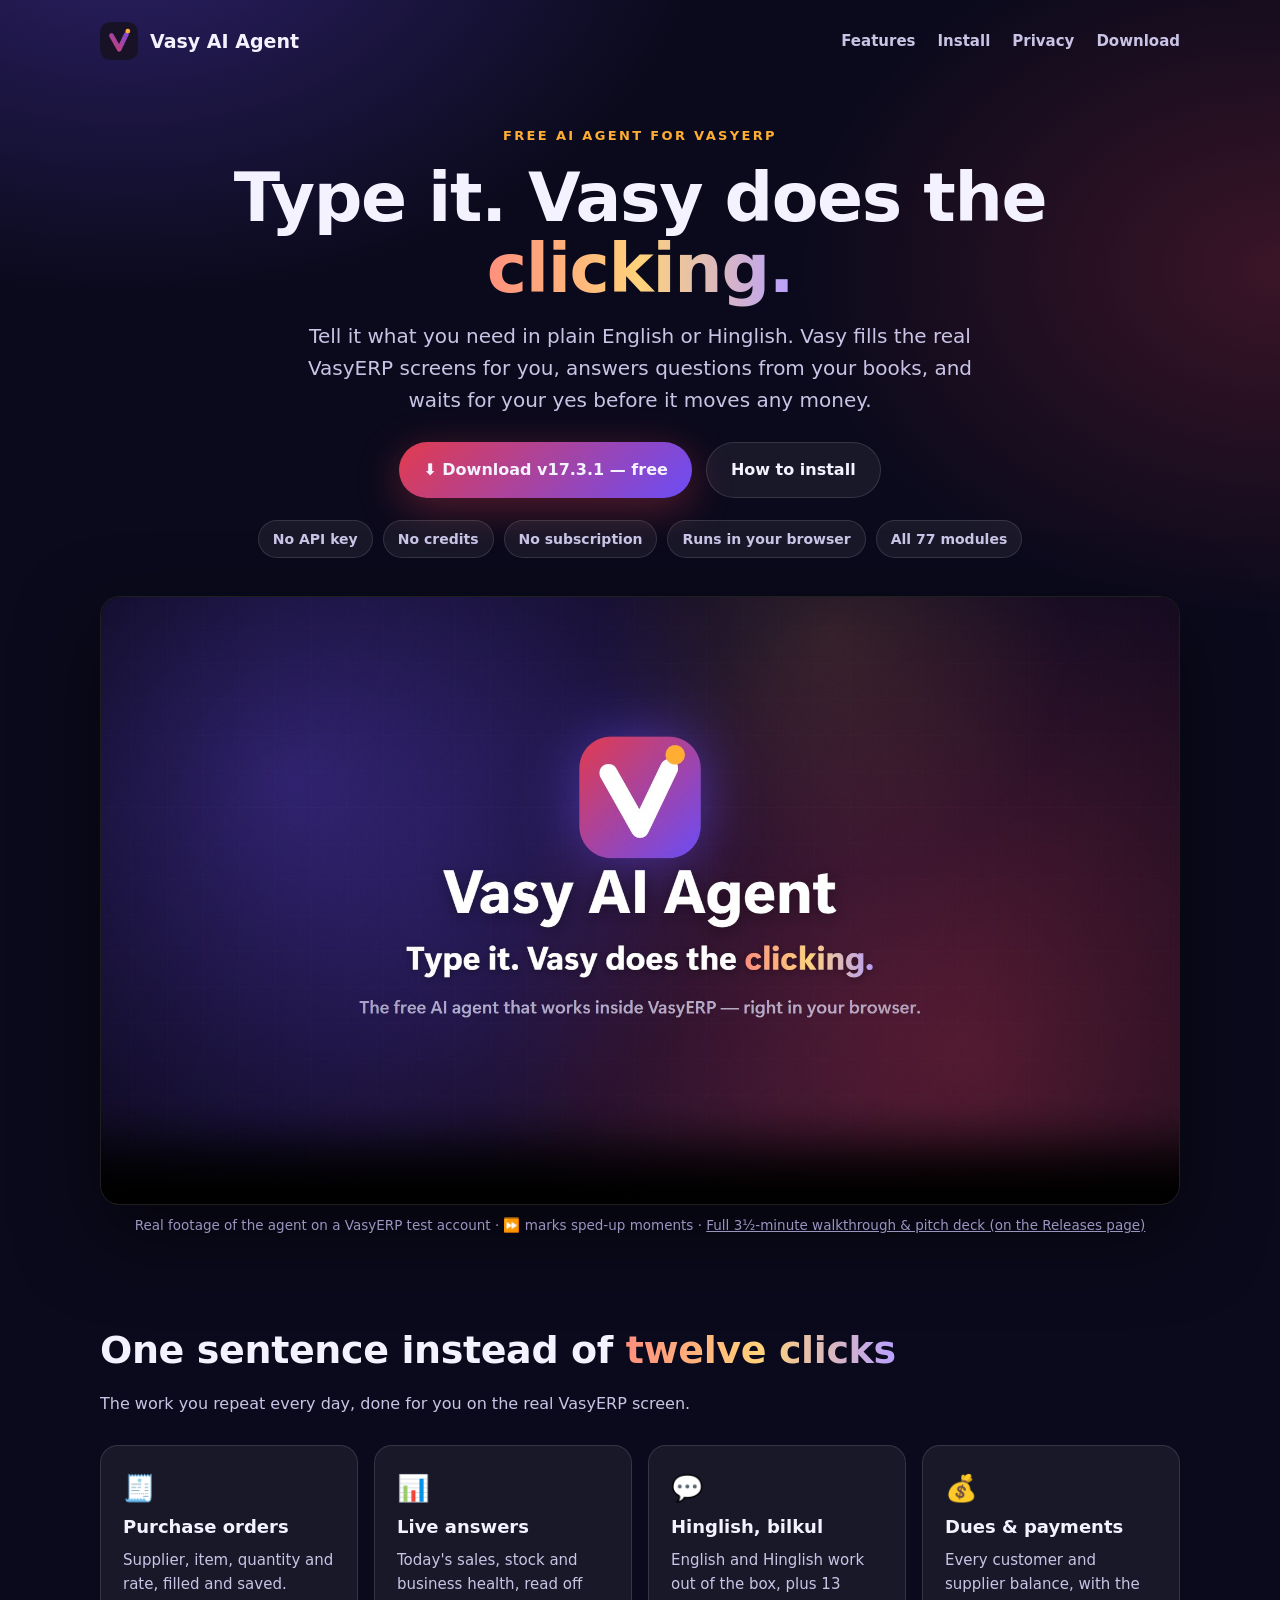
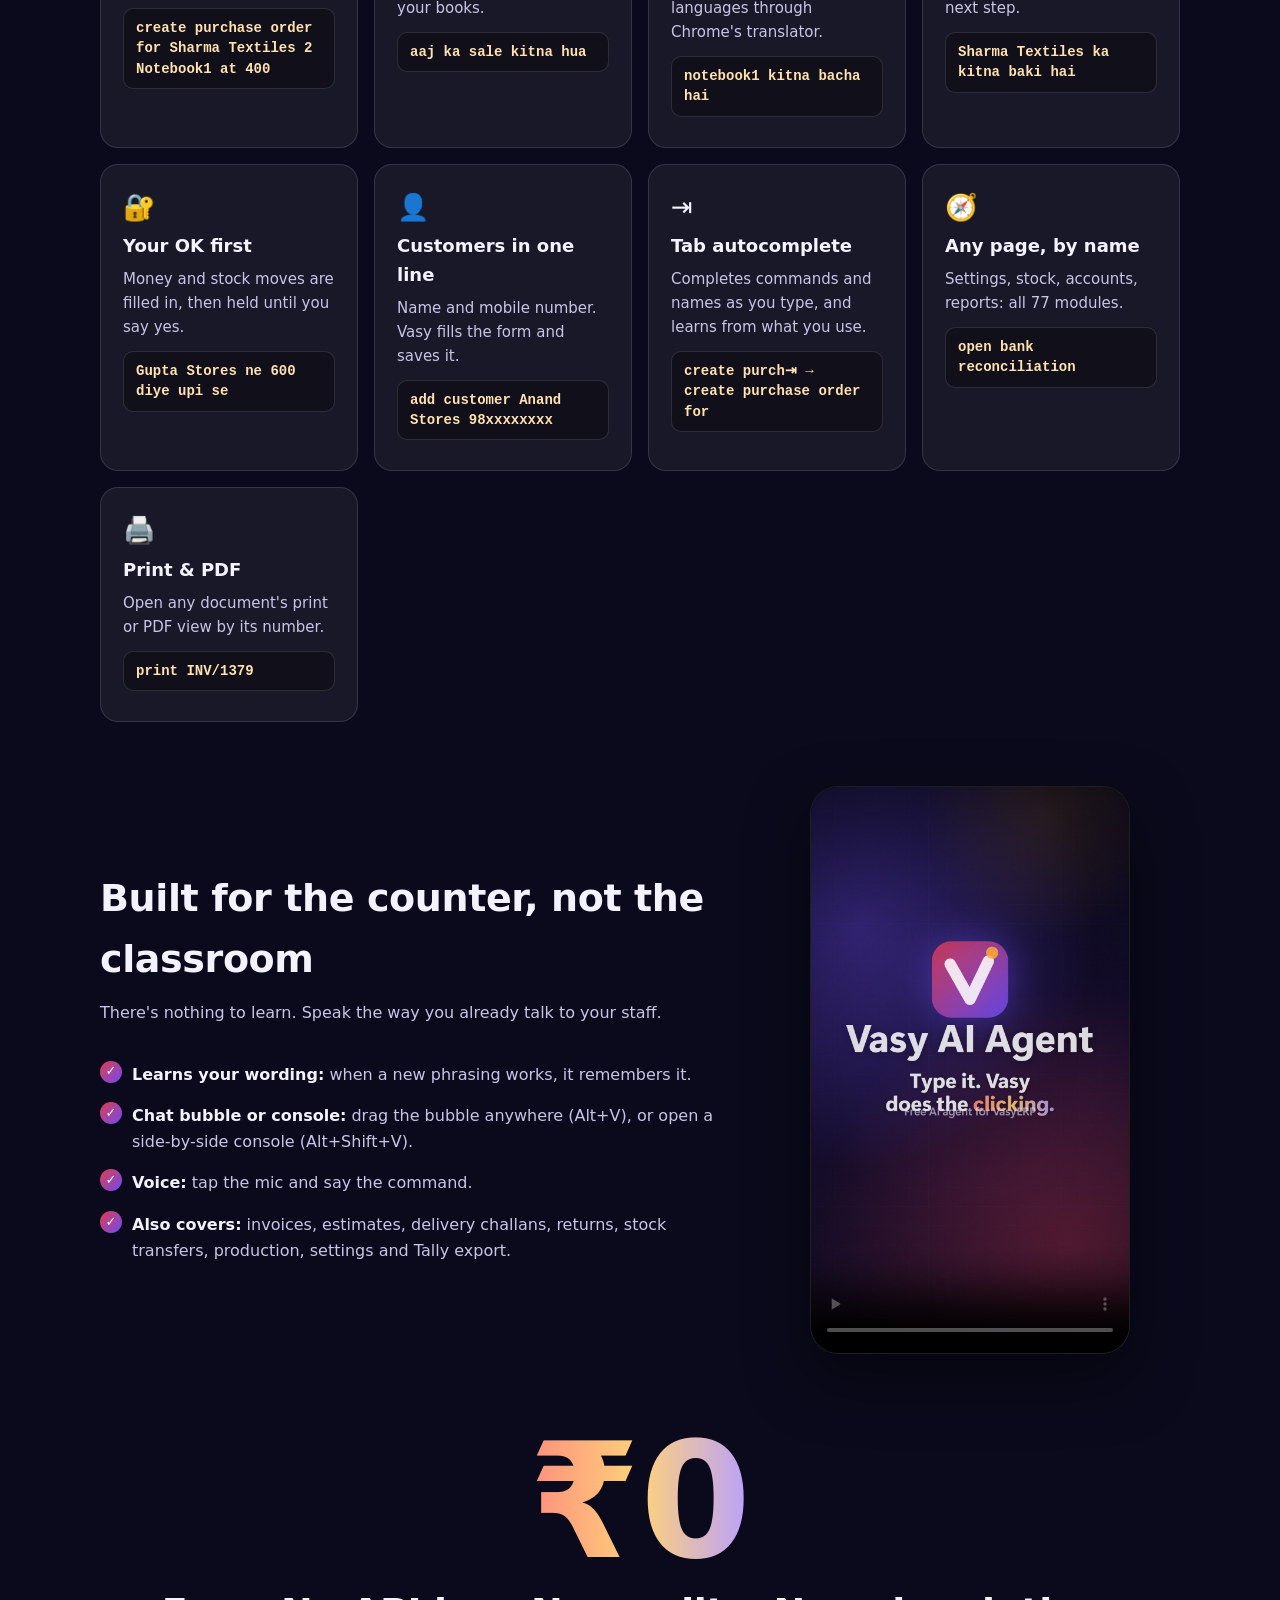
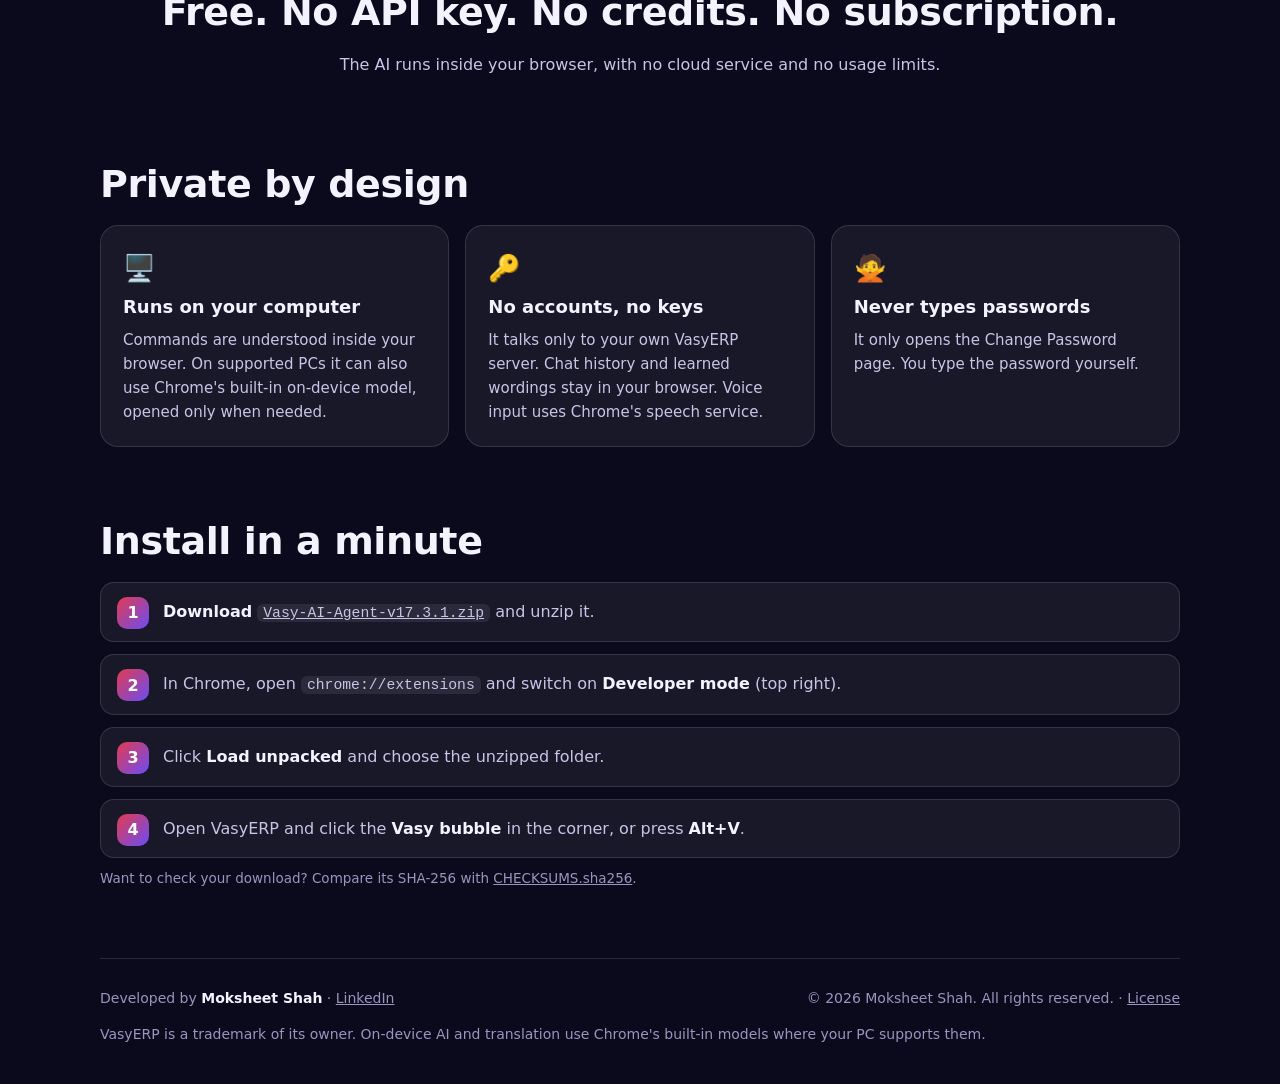
<file: index.html>
<!DOCTYPE html>
<!-- © 2026 Moksheet Shah. All rights reserved. Shared for viewing only — no copying, modification or redistribution without written permission. See LICENSE. -->
<html lang="en">
<head>
<meta charset="utf-8">
<meta name="viewport" content="width=device-width, initial-scale=1">
<title>Vasy AI Agent for VasyERP</title>
<meta name="description" content="Free Chrome extension for VasyERP: type what you need in plain English or Hinglish and Vasy fills the screens for you. No API key, no subscription, runs in your browser.">
<meta property="og:title" content="Vasy AI Agent — type it, Vasy does the clicking">
<meta property="og:description" content="Free AI agent for VasyERP. No API key, no credits, no subscription.">
<meta property="og:image" content="media/images/Poster-16x9-reveal.jpg">
<link rel="icon" href="extension/icons/icon32.png">
<style>
  :root {
    --bg: #0b0a1c; --bg2: #15102e; --card: rgba(255,255,255,.06); --line: rgba(255,255,255,.12);
    --text: #f4f2ff; --soft: #c9c4e6; --mute: #9a94bf;
    --red: #E23B4E; --violet: #6B4CF6; --amber: #FFAE33;
    --grad: linear-gradient(135deg, #E23B4E 0%, #6B4CF6 100%);
    --hi: linear-gradient(90deg, #ff8f7d, #ffd27a 50%, #b8a0ff);
  }
  * { box-sizing: border-box; }
  html { scroll-behavior: smooth; }
  body {
    margin: 0; color: var(--text); background: var(--bg);
    font: 16px/1.6 "Segoe UI Variable Display", "Segoe UI", system-ui, -apple-system, Roboto, sans-serif;
    background-image: radial-gradient(60rem 40rem at 10% -10%, rgba(107,76,246,.35), transparent 60%),
                      radial-gradient(50rem 36rem at 100% 30%, rgba(226,59,78,.22), transparent 60%);
    background-attachment: fixed;
  }
  a { color: inherit; }
  .wrap { max-width: 1120px; margin: 0 auto; padding: 0 20px; }
  header.top { display: flex; align-items: center; justify-content: space-between; padding: 22px 0; }
  .brand { display: flex; align-items: center; gap: 12px; font-weight: 750; font-size: 19px; text-decoration: none; }
  .brand img { width: 38px; height: 38px; border-radius: 10px; }
  .nav a { color: var(--soft); text-decoration: none; margin-left: 22px; font-weight: 600; font-size: 15px; }
  .nav a:hover { color: var(--text); }
  .hero { text-align: center; padding: 40px 0 28px; }
  .eyebrow { display: inline-block; font-size: 13px; letter-spacing: .18em; text-transform: uppercase; color: var(--amber); font-weight: 700; }
  h1 { font-size: clamp(36px, 6vw, 68px); line-height: 1.05; margin: 14px 0 16px; letter-spacing: -.02em; }
  .hl { background: var(--hi); -webkit-background-clip: text; background-clip: text; color: transparent; }
  .lead { font-size: clamp(17px, 2vw, 20px); color: var(--soft); max-width: 720px; margin: 0 auto 26px; }
  .cta { display: flex; gap: 14px; justify-content: center; flex-wrap: wrap; }
  .btn { display: inline-flex; align-items: center; gap: 10px; padding: 14px 24px; border-radius: 999px; font-weight: 750; text-decoration: none; font-size: 16px; }
  .btn.primary { background: var(--grad); box-shadow: 0 10px 40px rgba(226,59,78,.35); }
  .btn.ghost { border: 1.5px solid var(--line); background: var(--card); }
  .btn:hover { transform: translateY(-1px); }
  .pills { display: flex; gap: 10px; justify-content: center; flex-wrap: wrap; margin: 22px 0 0; padding: 0; list-style: none; }
  .pills li { padding: 7px 14px; border-radius: 999px; background: var(--card); border: 1px solid var(--line); font-size: 14px; color: var(--soft); font-weight: 600; }
  .film { margin: 38px auto 10px; border-radius: 20px; overflow: hidden; border: 1px solid var(--line); box-shadow: 0 30px 80px rgba(0,0,0,.55); background: #000; }
  .film video { display: block; width: 100%; height: auto; }
  .note { text-align: center; color: var(--mute); font-size: 13.5px; margin: 10px 0 0; }
  section { padding: 56px 0 8px; }
  h2 { font-size: clamp(26px, 3.4vw, 38px); margin: 0 0 10px; letter-spacing: -.01em; }
  .sub { color: var(--soft); margin: 0 0 28px; max-width: 680px; }
  .grid { display: grid; grid-template-columns: repeat(auto-fit, minmax(250px, 1fr)); gap: 16px; }
  .card { background: var(--card); border: 1px solid var(--line); border-radius: 18px; padding: 22px; }
  .card h3 { margin: 4px 0 6px; font-size: 18px; }
  .card p { margin: 0; color: var(--soft); font-size: 15px; }
  .ico { font-size: 26px; }
  .cmd { display: block; font: 600 14px/1.45 Consolas, "Cascadia Mono", monospace; background: rgba(0,0,0,.35); border: 1px solid var(--line);
         border-radius: 10px; padding: 9px 12px; margin: 12px 0 8px; color: #ffe2b0; overflow-wrap: anywhere; }
  .split { display: grid; grid-template-columns: 1.2fr .8fr; gap: 28px; align-items: center; }
  .phone { max-width: 320px; margin: 0 auto; border-radius: 28px; overflow: hidden; border: 1px solid var(--line); box-shadow: 0 24px 60px rgba(0,0,0,.5); background: #000; }
  .phone video { display: block; width: 100%; height: auto; }
  ul.ticks { list-style: none; padding: 0; margin: 0; }
  ul.ticks li { padding: 8px 0 8px 32px; position: relative; color: var(--soft); }
  ul.ticks li::before { content: "✓"; position: absolute; left: 0; top: 7px; width: 22px; height: 22px; border-radius: 50%; background: var(--grad); color: #fff; font-size: 13px; font-weight: 800; display: grid; place-items: center; }
  ol.steps { counter-reset: s; list-style: none; padding: 0; margin: 0; display: grid; gap: 12px; }
  ol.steps li { counter-increment: s; background: var(--card); border: 1px solid var(--line); border-radius: 14px; padding: 16px 18px 16px 62px; position: relative; color: var(--soft); }
  ol.steps li::before { content: counter(s); position: absolute; left: 16px; top: 14px; width: 32px; height: 32px; border-radius: 10px; background: var(--grad); color: #fff; font-weight: 800; display: grid; place-items: center; }
  ol.steps b, ul.ticks b { color: var(--text); }
  code { font-family: Consolas, "Cascadia Mono", monospace; background: rgba(255,255,255,.08); padding: 1px 6px; border-radius: 6px; font-size: .92em; }
  .value { text-align: center; padding: 60px 0 20px; }
  .zero { font-size: clamp(80px, 14vw, 160px); font-weight: 800; line-height: 1; margin: 0; }
  footer { border-top: 1px solid var(--line); margin-top: 60px; padding: 28px 0 40px; color: var(--mute); font-size: 14px; }
  footer .row { display: flex; justify-content: space-between; gap: 16px; flex-wrap: wrap; }
  @media (max-width: 760px) {
    .nav { display: none; }
    .split { grid-template-columns: 1fr; }
    .hero { padding-top: 20px; }
  }
</style>
</head>
<body>
<div class="wrap">
  <header class="top">
    <a class="brand" href="#"><img src="extension/icons/icon128.png" alt="">Vasy AI Agent</a>
    <nav class="nav"><a href="#features">Features</a><a href="#install">Install</a><a href="#privacy">Privacy</a><a href="release/Vasy-AI-Agent-v17.3.1.zip" download>Download</a></nav>
  </header>

  <div class="hero">
    <span class="eyebrow">Free AI agent for VasyERP</span>
    <h1>Type it. Vasy does the <span class="hl">clicking.</span></h1>
    <p class="lead">Tell it what you need in plain English or Hinglish. Vasy fills the real VasyERP screens for you, answers questions from your books, and waits for your yes before it moves any money.</p>
    <div class="cta">
      <a class="btn primary" href="release/Vasy-AI-Agent-v17.3.1.zip" download>⬇ Download v17.3.1 — free</a>
      <a class="btn ghost" href="#install">How to install</a>
    </div>
    <ul class="pills"><li>No API key</li><li>No credits</li><li>No subscription</li><li>Runs in your browser</li><li>All 77 modules</li></ul>
    <div class="film">
      <video controls playsinline preload="metadata" poster="media/images/Poster-16x9-reveal.jpg">
        <source src="media/video/Vasy-AI-Agent-Ad-16x9.mp4" type="video/mp4">
      </video>
    </div>
    <p class="note">Real footage of the agent on a VasyERP test account · ⏩ marks sped-up moments · <a class="rel" href="#">Full 3½-minute walkthrough &amp; pitch deck (on the Releases page)</a></p>
  </div>

  <section id="features">
    <h2>One sentence instead of <span class="hl">twelve clicks</span></h2>
    <p class="sub">The work you repeat every day, done for you on the real VasyERP screen.</p>
    <div class="grid">
      <div class="card"><div class="ico">🧾</div><h3>Purchase orders</h3><p>Supplier, item, quantity and rate, filled and saved.</p><span class="cmd">create purchase order for Sharma Textiles 2 Notebook1 at 400</span></div>
      <div class="card"><div class="ico">📊</div><h3>Live answers</h3><p>Today's sales, stock and business health, read off your books.</p><span class="cmd">aaj ka sale kitna hua</span></div>
      <div class="card"><div class="ico">💬</div><h3>Hinglish, bilkul</h3><p>English and Hinglish work out of the box, plus 13 languages through Chrome's translator.</p><span class="cmd">notebook1 kitna bacha hai</span></div>
      <div class="card"><div class="ico">💰</div><h3>Dues &amp; payments</h3><p>Every customer and supplier balance, with the next step.</p><span class="cmd">Sharma Textiles ka kitna baki hai</span></div>
      <div class="card"><div class="ico">🔐</div><h3>Your OK first</h3><p>Money and stock moves are filled in, then held until you say yes.</p><span class="cmd">Gupta Stores ne 600 diye upi se</span></div>
      <div class="card"><div class="ico">👤</div><h3>Customers in one line</h3><p>Name and mobile number. Vasy fills the form and saves it.</p><span class="cmd">add customer Anand Stores 98xxxxxxxx</span></div>
      <div class="card"><div class="ico">⇥</div><h3>Tab autocomplete</h3><p>Completes commands and names as you type, and learns from what you use.</p><span class="cmd">create purch⇥ → create purchase order for</span></div>
      <div class="card"><div class="ico">🧭</div><h3>Any page, by name</h3><p>Settings, stock, accounts, reports: all 77 modules.</p><span class="cmd">open bank reconciliation</span></div>
      <div class="card"><div class="ico">🖨️</div><h3>Print &amp; PDF</h3><p>Open any document's print or PDF view by its number.</p><span class="cmd">print INV/1379</span></div>
    </div>
  </section>

  <section>
    <div class="split">
      <div>
        <h2>Built for the counter, not the classroom</h2>
        <p class="sub">There's nothing to learn. Speak the way you already talk to your staff.</p>
        <ul class="ticks">
          <li><b>Learns your wording:</b> when a new phrasing works, it remembers it.</li>
          <li><b>Chat bubble or console:</b> drag the bubble anywhere (Alt+V), or open a side-by-side console (Alt+Shift+V).</li>
          <li><b>Voice:</b> tap the mic and say the command.</li>
          <li><b>Also covers:</b> invoices, estimates, delivery challans, returns, stock transfers, production, settings and Tally export.</li>
        </ul>
      </div>
      <div class="phone">
        <video controls playsinline preload="metadata" poster="media/images/Poster-9x16-reveal.jpg">
          <source src="media/video/Vasy-AI-Agent-Ad-9x16.mp4" type="video/mp4">
        </video>
      </div>
    </div>
  </section>

  <div class="value">
    <p class="zero"><span class="hl">₹0</span></p>
    <h2>Free. No API key. No credits. No subscription.</h2>
    <p class="sub" style="margin: 0 auto">The AI runs inside your browser, with no cloud service and no usage limits.</p>
  </div>

  <section id="privacy">
    <h2>Private by design</h2>
    <div class="grid">
      <div class="card"><div class="ico">🖥️</div><h3>Runs on your computer</h3><p>Commands are understood inside your browser. On supported PCs it can also use Chrome's built-in on-device model, opened only when needed.</p></div>
      <div class="card"><div class="ico">🔑</div><h3>No accounts, no keys</h3><p>It talks only to your own VasyERP server. Chat history and learned wordings stay in your browser. Voice input uses Chrome's speech service.</p></div>
      <div class="card"><div class="ico">🙅</div><h3>Never types passwords</h3><p>It only opens the Change Password page. You type the password yourself.</p></div>
    </div>
  </section>

  <section id="install">
    <h2>Install in a minute</h2>
    <ol class="steps">
      <li><b>Download</b> <a href="release/Vasy-AI-Agent-v17.3.1.zip" download><code>Vasy-AI-Agent-v17.3.1.zip</code></a> and unzip it.</li>
      <li>In Chrome, open <code>chrome://extensions</code> and switch on <b>Developer mode</b> (top right).</li>
      <li>Click <b>Load unpacked</b> and choose the unzipped folder.</li>
      <li>Open VasyERP and click the <b>Vasy bubble</b> in the corner, or press <b>Alt+V</b>.</li>
    </ol>
    <p class="note" style="text-align:left">Want to check your download? Compare its SHA-256 with <a href="CHECKSUMS.sha256">CHECKSUMS.sha256</a>.</p>
  </section>

  <footer>
    <div class="row">
      <div>Developed by <b style="color:var(--text)">Moksheet Shah</b> · <a href="https://www.linkedin.com/in/moksheet-shah-14a30a21a/">LinkedIn</a></div>
      <div>© 2026 Moksheet Shah. All rights reserved. · <a href="LICENSE">License</a></div>
    </div>
    <p style="margin:14px 0 0">VasyERP is a trademark of its owner. On-device AI and translation use Chrome's built-in models where your PC supports them.</p>
  </footer>
</div>
<script>
  // GitHub Pages lives at <user>.github.io/<repo>/ — point "Releases" at github.com/<user>/<repo>/releases/latest
  (() => { const u = location.hostname.split('.')[0], r = location.pathname.split('/').filter(Boolean)[0];
    const href = location.hostname.endsWith('github.io') && r ? `https://github.com/${u}/${r}/releases/latest` : 'release-assets/';
    document.querySelectorAll('a.rel').forEach(a => a.href = href); })();
</script>
</body>
</html>
</file>
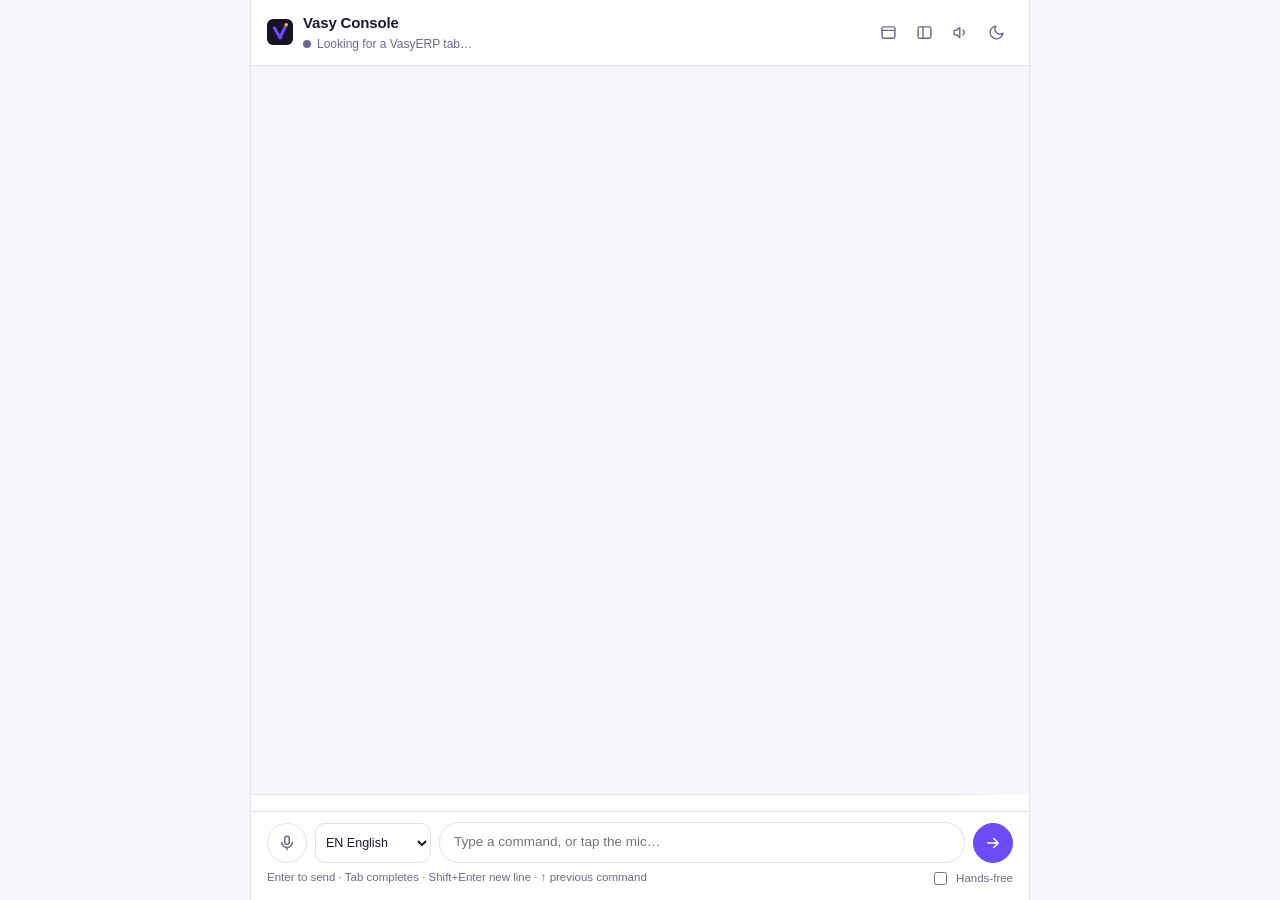
<file: extension/console.html>
<!doctype html>
<!-- © 2026 Moksheet Shah. All rights reserved. Shared for viewing only — no copying, modification or redistribution without written permission. See LICENSE. -->
<html lang="en">
<head>
<meta charset="utf-8">
<meta name="viewport" content="width=device-width, initial-scale=1">
<title>Vasy Console</title>
<link rel="stylesheet" href="console.css">
</head>
<body>
<div class="app">
  <header class="top">
    <div class="brand">
      <svg viewBox="0 0 100 100" width="26" height="26" aria-hidden="true"><rect width="100" height="100" rx="24" fill="#171226"/><path d="M28 34 L50 72" stroke="var(--accent)" stroke-width="12" stroke-linecap="round" fill="none"/><path d="M50 72 L70 30" stroke="var(--accent)" stroke-width="12" stroke-linecap="round" fill="none"/><circle cx="74" cy="22" r="7" fill="#FFAE33"/></svg>
      <div>
        <h1>Vasy Console</h1>
        <div class="conn" id="conn"><span class="dot" id="connDot"></span><span id="connText">Looking for a VasyERP tab…</span></div>
      </div>
    </div>
    <div class="top-actions">
      <button class="icon-btn" id="btnShowErp" title="Show the ERP tab" aria-label="Show the ERP tab"><svg viewBox="0 0 24 24" width="17" height="17" fill="none" stroke="currentColor" stroke-width="2" stroke-linecap="round" stroke-linejoin="round"><rect x="3" y="4" width="18" height="16" rx="2"/><path d="M3 9h18"/></svg></button>
      <button class="icon-btn" id="btnTile" title="Place this console and the ERP side by side" aria-label="Side by side"><svg viewBox="0 0 24 24" width="17" height="17" fill="none" stroke="currentColor" stroke-width="2" stroke-linecap="round" stroke-linejoin="round"><rect x="3" y="4" width="18" height="16" rx="2"/><path d="M10 4v16"/></svg></button>
      <button class="icon-btn" id="btnSpeak" title="Read replies aloud" aria-label="Read replies aloud" aria-pressed="false"><svg viewBox="0 0 24 24" width="17" height="17" fill="none" stroke="currentColor" stroke-width="2" stroke-linecap="round" stroke-linejoin="round"><path d="M11 5 6 9H3v6h3l5 4z"/><path d="M15.5 8.5a5 5 0 0 1 0 7"/></svg></button>
      <button class="icon-btn" id="btnTheme" title="Light / dark" aria-label="Light or dark"><svg viewBox="0 0 24 24" width="17" height="17" fill="none" stroke="currentColor" stroke-width="2" stroke-linecap="round" stroke-linejoin="round"><path d="M21 12.8A9 9 0 1 1 11.2 3a7 7 0 0 0 9.8 9.8z"/></svg></button>
    </div>
  </header>

  <div class="banner" id="noErp" hidden>
    <div>
      <b>No VasyERP tab is open.</b>
      <span>Open VasyERP and sign in — the console drives that tab while you type here.</span>
    </div>
    <button class="btn" id="btnOpenErp">Open VasyERP</button>
  </div>

  <div class="banner warn" id="bgWarn" hidden>
    <div><b>The ERP tab is in the background.</b><span>Chrome slows background tabs down a lot, so commands will crawl. Keep it as the front tab of its window.</span></div>
    <button class="btn" id="btnBringFront">Bring it forward</button>
  </div>

  <main class="log" id="log" aria-live="polite"></main>

  <div class="chips" id="chips"></div>

  <footer class="composer">
    <div class="voice-line" id="voiceLine" hidden><span class="wave"><i></i><i></i><i></i><i></i></span><span id="voiceText">Listening…</span></div>
    <div class="row">
      <button class="round" id="btnMic" title="Speak a command (Alt+M)" aria-label="Speak a command"><svg viewBox="0 0 24 24" width="18" height="18" fill="none" stroke="currentColor" stroke-width="2" stroke-linecap="round" stroke-linejoin="round"><rect x="9" y="3" width="6" height="11" rx="3"/><path d="M5 11a7 7 0 0 0 14 0M12 18v3"/></svg></button>
      <select id="lang" aria-label="Voice language">
        <option value="en-IN">EN English</option>
        <option value="hi-IN">हि Hindi</option>
        <option value="gu-IN">ગુ Gujarati</option>
        <option value="mr-IN">म Marathi</option>
        <option value="ta-IN">த Tamil</option>
        <option value="te-IN">తె Telugu</option>
        <option value="bn-IN">বা Bengali</option>
        <option value="kn-IN">ಕ Kannada</option>
        <option value="pa-IN">ਪੰ Punjabi</option>
        <option value="ml-IN">മ Malayalam</option>
        <option value="or-IN">ଓ Odia</option>
        <option value="ur-IN">ار Urdu</option>
        <option value="en-US">US English US</option>
      </select>
      <textarea id="input" rows="1" placeholder="Type a command, or tap the mic…" aria-label="Command"></textarea>
      <button class="round send" id="btnSend" title="Send (Enter)" aria-label="Send"><svg viewBox="0 0 24 24" width="18" height="18" fill="none" stroke="currentColor" stroke-width="2" stroke-linecap="round" stroke-linejoin="round"><path d="M5 12h14M13 6l6 6-6 6"/></svg></button>
    </div>
    <div class="complete" id="complete" hidden><kbd>Tab</kbd><span id="completeText"></span></div>
    <div class="hint"><span id="engine">Enter to send · Tab completes · Shift+Enter new line · ↑ previous command</span><label class="hf"><input type="checkbox" id="handsFree"> Hands-free</label></div>
  </footer>
</div>
<script src="console.js"></script>
</body>
</html>
</file>
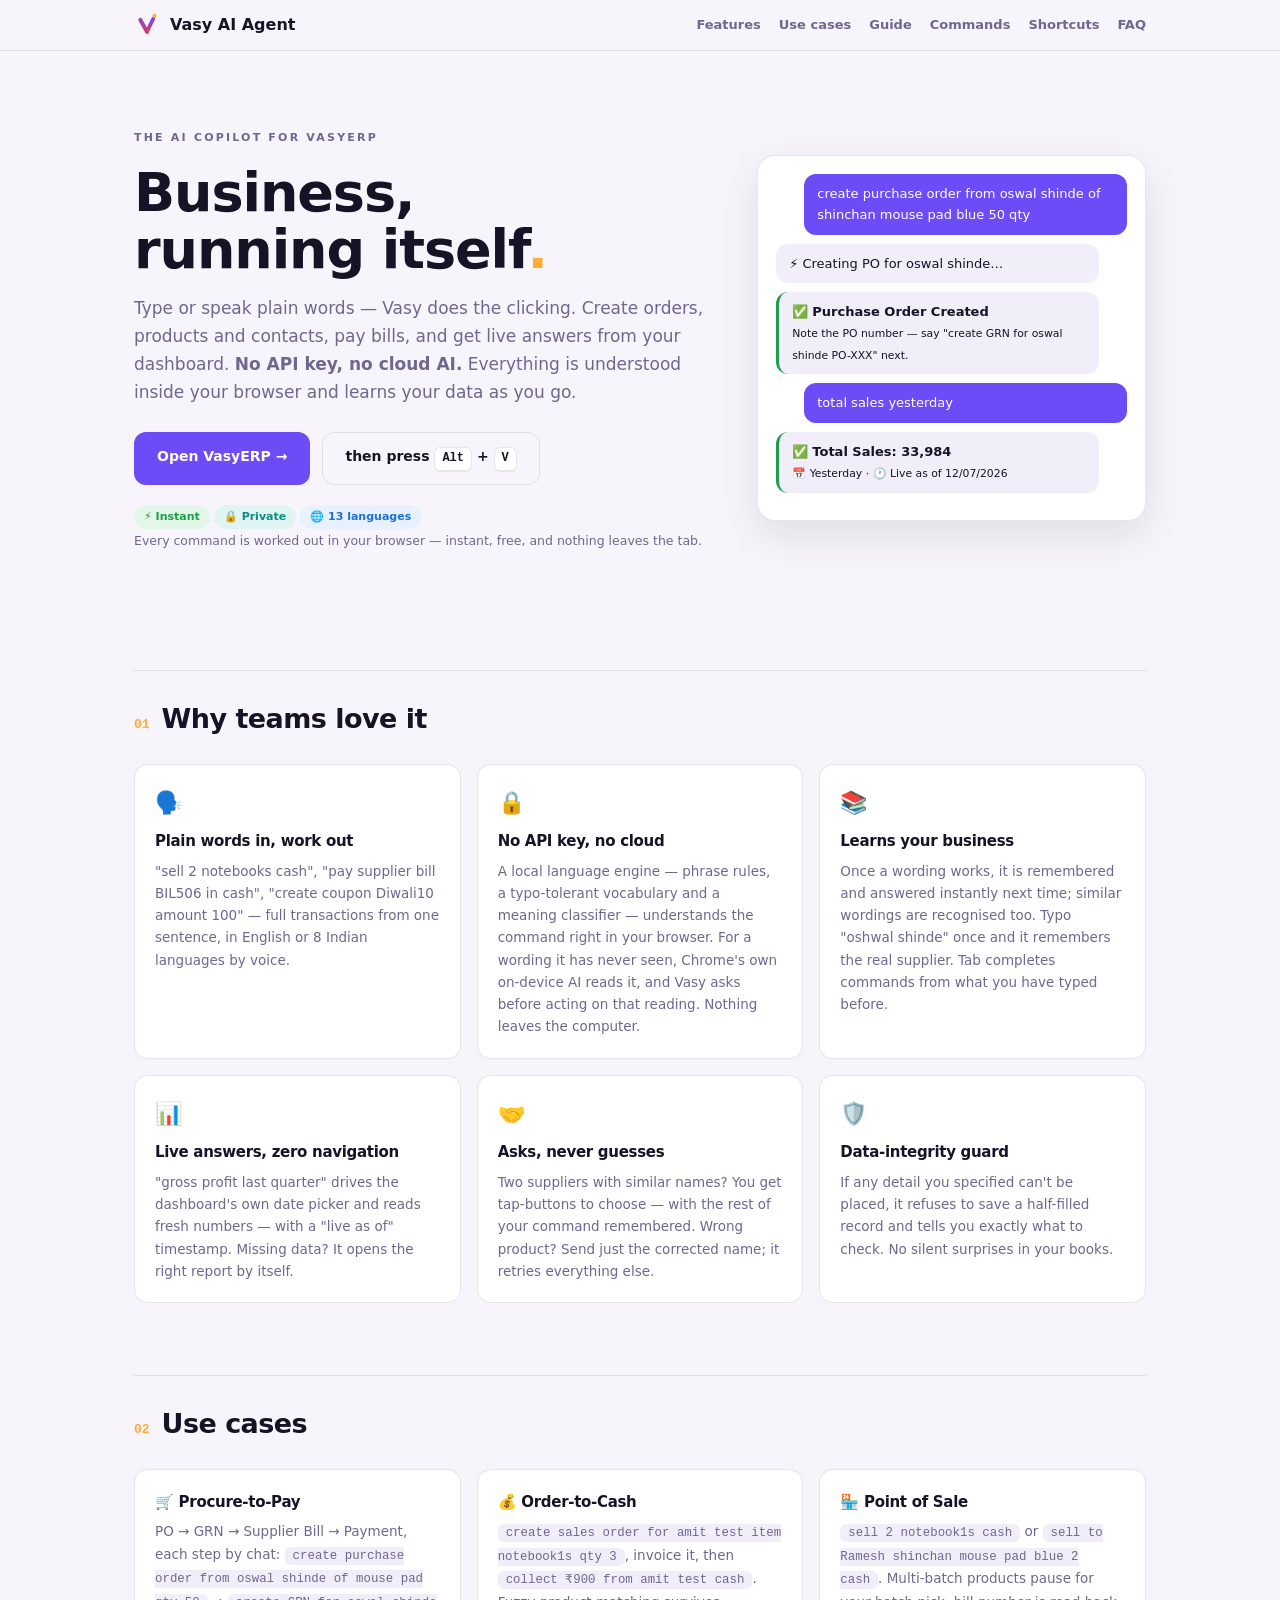
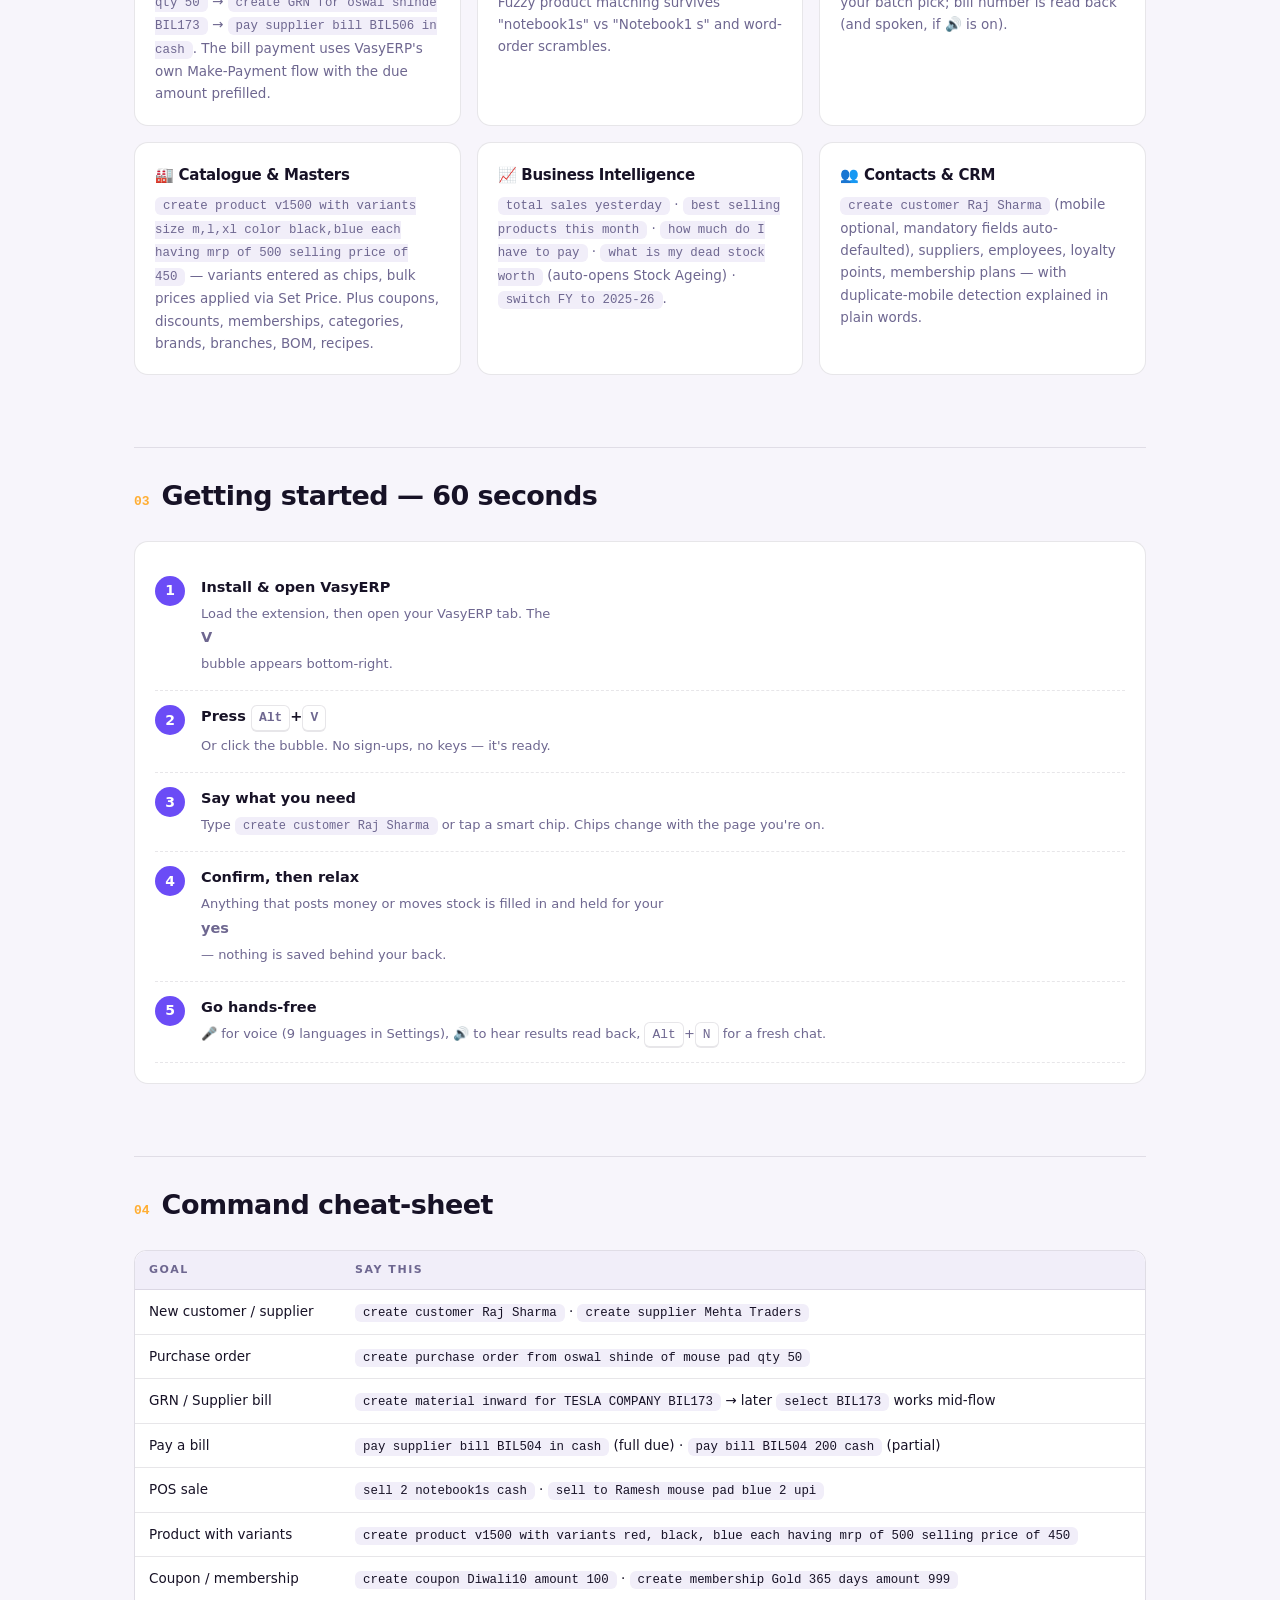
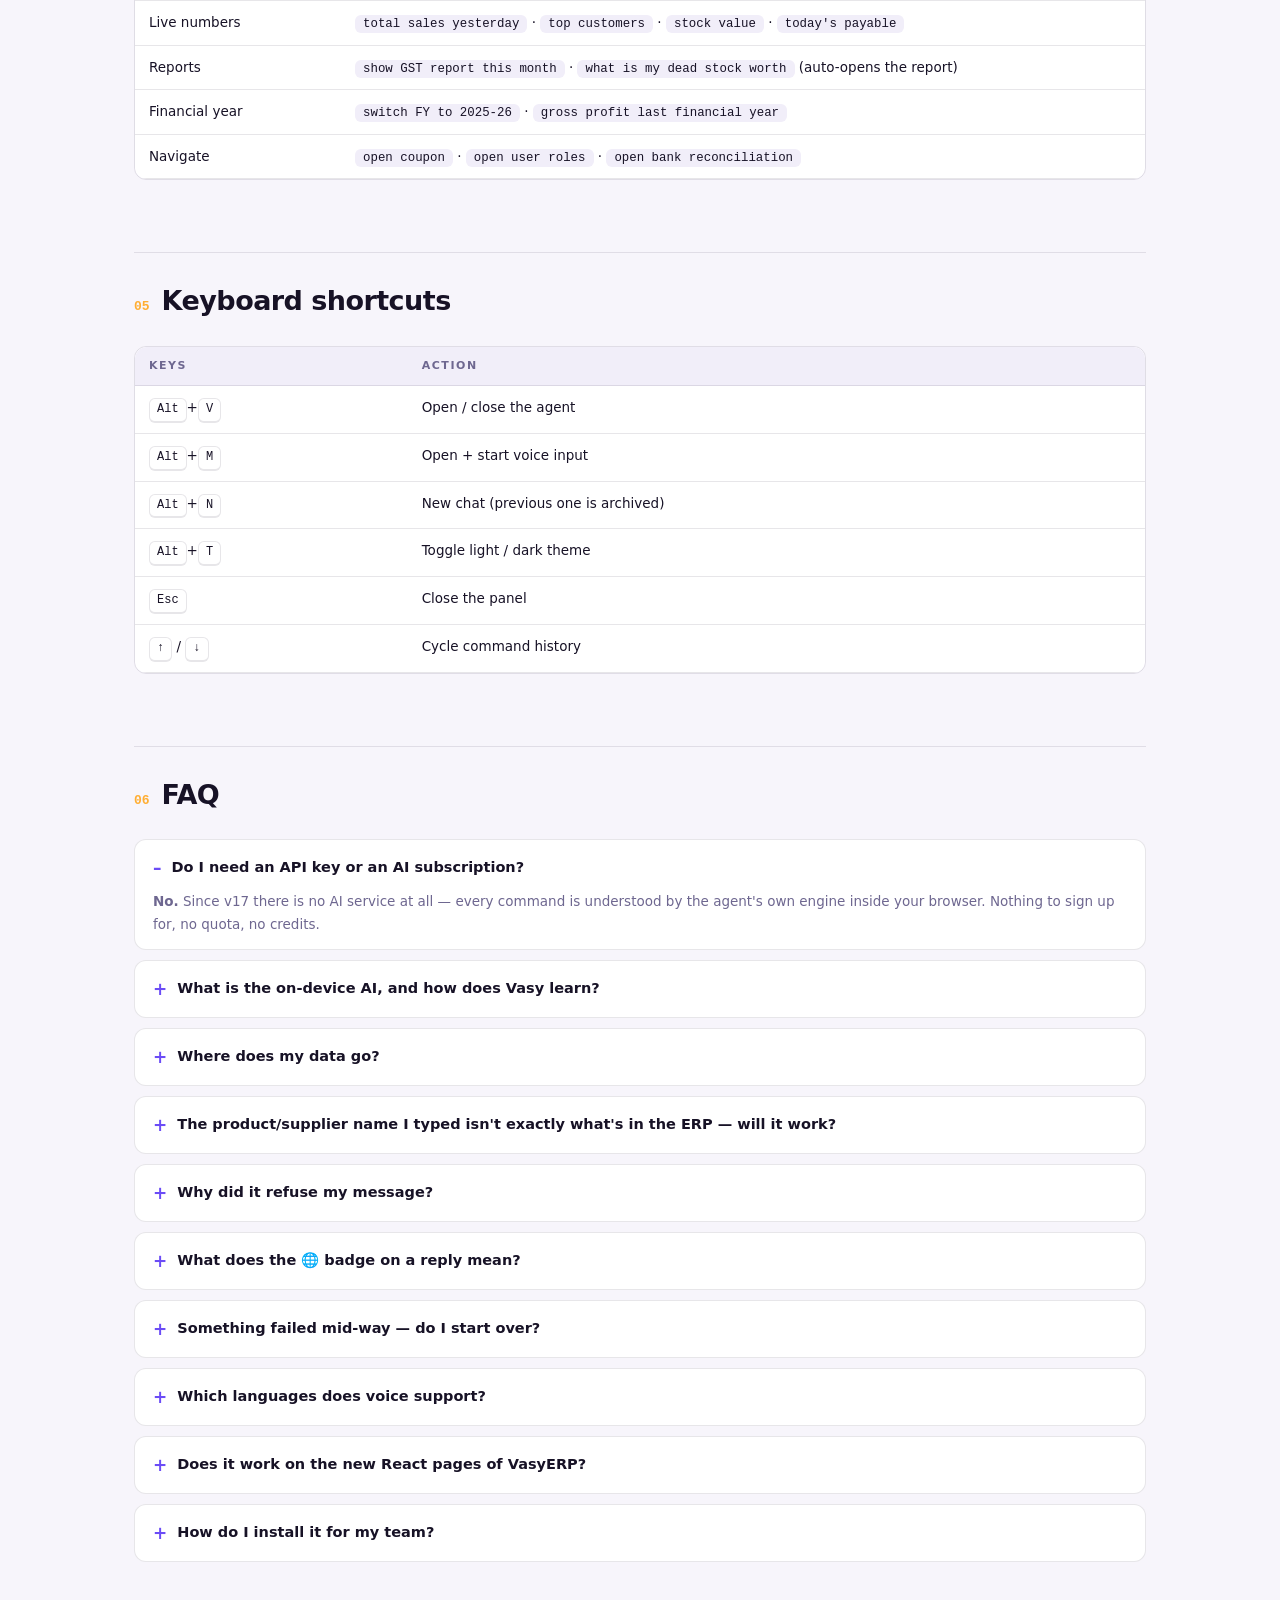
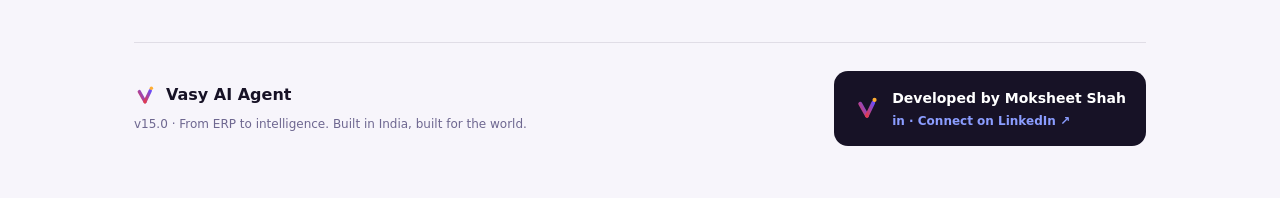
<file: extension/landing.html>
<!DOCTYPE html>
<!-- © 2026 Moksheet Shah. All rights reserved. Shared for viewing only — no copying, modification or redistribution without written permission. See LICENSE. -->
<html lang="en">
<head>
<meta charset="UTF-8">
<meta name="viewport" content="width=device-width, initial-scale=1">
<title>Vasy AI Agent — Business, running itself</title>
<style>
  :root{
    --bg:#F7F5FB; --card:#FFFFFF; --card2:#F1EEF9; --ink:#171226; --muted:#6E6790;
    --violet:#6B4CF6; --crimson:#E23B4E; --saffron:#FFAE33; --green:#1F9D4D;
    --line:rgba(23,18,38,.10);
  }
  @media (prefers-color-scheme: dark){
    :root{ --bg:#14111F; --card:#1E1932; --card2:#241E3C; --ink:#F0EDF8; --muted:#9C94BC; --line:rgba(156,148,188,.16); }
  }
  *{box-sizing:border-box;margin:0;padding:0}
  body{background:var(--bg);color:var(--ink);font-family:'Plus Jakarta Sans','Segoe UI Variable Text','Segoe UI',system-ui,sans-serif;line-height:1.65}
  .wrap{max-width:1060px;margin:0 auto;padding:0 24px 80px}
  a{color:var(--violet)}
  h1,h2,h3{letter-spacing:-.02em;text-wrap:balance}
  .mono{font-family:ui-monospace,Consolas,monospace;font-variant-numeric:tabular-nums}
  .eyebrow{font-size:11px;letter-spacing:.2em;text-transform:uppercase;color:var(--muted);font-weight:700}
  .pill{display:inline-block;font-size:11px;font-weight:700;padding:3px 10px;border-radius:20px;margin:2px 4px 2px 0}
  .p-local{background:#E3F7E8;color:#1F9D4D}.p-nano{background:#E7F1FF;color:#1D6FD4}
  .p-learn{background:#E0F5F3;color:#0D8F80}.p-cloud{background:#EFE7FF;color:#6B3FD4}
  @media (prefers-color-scheme: dark){
    .p-local{background:#173425;color:#5BD08A}.p-nano{background:#16263D;color:#6FB0FF}
    .p-learn{background:#123230;color:#4FCDBD}.p-cloud{background:#251A44;color:#B79CFF}
  }
  code{background:var(--card2);padding:2px 8px;border-radius:6px;font-size:.92em;font-family:ui-monospace,Consolas,monospace}

  /* header nav */
  nav{position:sticky;top:0;z-index:10;background:var(--bg);border-bottom:1px solid var(--line);padding:12px 0}
  nav .wrap{display:flex;align-items:center;gap:16px;padding-bottom:0}
  nav .brand{display:flex;align-items:center;gap:10px;font-weight:800;font-size:16px;color:var(--ink);text-decoration:none}
  nav .links{margin-left:auto;display:flex;gap:18px;font-size:13px;font-weight:600;flex-wrap:wrap}
  nav .links a{text-decoration:none;color:var(--muted)}
  nav .links a:hover{color:var(--violet)}

  /* hero */
  .hero{padding:72px 0 46px;display:grid;grid-template-columns:1.2fr .8fr;gap:40px;align-items:center}
  @media(max-width:820px){.hero{grid-template-columns:1fr}}
  .hero h1{font-size:clamp(34px,5.4vw,54px);line-height:1.06;font-weight:800;margin:14px 0 16px}
  .hero h1 .spark{color:var(--saffron)}
  .hero p.lead{font-size:17px;color:var(--muted);max-width:56ch}
  .cta{display:flex;gap:12px;margin-top:26px;flex-wrap:wrap}
  .btn{display:inline-block;padding:12px 22px;border-radius:12px;font-weight:700;font-size:14px;text-decoration:none;border:1.5px solid transparent}
  .btn-primary{background:var(--violet);color:#fff}
  .btn-primary:hover{background:#5A3BE0}
  .btn-ghost{border-color:var(--line);color:var(--ink)}
  .kbd{display:inline-block;border:1px solid var(--line);border-bottom-width:2.5px;border-radius:6px;padding:1px 7px;font-size:12px;font-family:ui-monospace,Consolas,monospace;background:var(--card)}
  .chatmock{background:var(--card);border:1px solid var(--line);border-radius:18px;padding:18px;box-shadow:0 14px 40px rgba(23,18,38,.10)}
  .chatmock .msg{border-radius:12px;padding:9px 13px;font-size:13px;margin-bottom:9px;max-width:92%}
  .m-user{background:var(--violet);color:#fff;margin-left:auto}
  .m-bot{background:var(--card2)}
  .m-ok{border-left:3px solid var(--green)}

  section{margin-top:72px}
  .sec-h{display:flex;align-items:baseline;gap:12px;border-top:1px solid var(--line);padding-top:26px;margin-bottom:22px}
  .sec-h .n{font-family:ui-monospace,monospace;color:var(--saffron);font-weight:700;font-size:13px}
  .sec-h h2{font-size:27px}
  .grid{display:grid;gap:16px}
  .g3{grid-template-columns:repeat(auto-fit,minmax(250px,1fr))}
  .g2{grid-template-columns:repeat(auto-fit,minmax(320px,1fr))}
  .card{background:var(--card);border:1px solid var(--line);border-radius:14px;padding:20px}
  .card h3{font-size:15px;margin-bottom:6px}
  .card p{font-size:13.5px;color:var(--muted)}
  .card .emoji{font-size:22px;display:block;margin-bottom:8px}

  table{border-collapse:collapse;width:100%;font-size:13.5px;background:var(--card);border-radius:12px;overflow:hidden}
  th,td{padding:10px 14px;border-bottom:1px solid var(--line);text-align:left;vertical-align:top}
  th{font-size:11px;letter-spacing:.14em;text-transform:uppercase;color:var(--muted);background:var(--card2)}
  .tblwrap{overflow-x:auto;border:1px solid var(--line);border-radius:12px}

  details{background:var(--card);border:1px solid var(--line);border-radius:12px;padding:14px 18px;margin-bottom:10px}
  details summary{cursor:pointer;font-weight:700;font-size:14.5px;list-style:none;display:flex;gap:10px;align-items:center}
  details summary::before{content:'+';color:var(--violet);font-weight:800;font-size:17px}
  details[open] summary::before{content:'–'}
  details p, details li{font-size:13.5px;color:var(--muted);margin-top:8px}
  details ul{padding-left:20px}

  .steps{counter-reset:s}
  .step{display:flex;gap:16px;padding:14px 0;border-bottom:1px dashed var(--line)}
  .step::before{counter-increment:s;content:counter(s);flex-shrink:0;width:30px;height:30px;border-radius:50%;background:var(--violet);color:#fff;font-weight:800;font-size:14px;display:flex;align-items:center;justify-content:center}
  .step b{display:block;font-size:14.5px}
  .step span{font-size:13px;color:var(--muted)}

  footer{margin-top:80px;border-top:1px solid var(--line);padding-top:28px}
  .credit{display:inline-flex;align-items:center;gap:12px;background:#171226;border-radius:14px;padding:14px 20px;text-decoration:none}
  .credit b{color:#fff;font-size:14px}
  .credit small{color:#9C94BC;display:block;font-size:11px}
  .credit .li{color:#8B9DFF;font-weight:700;font-size:12px}
</style>
</head>
<body>

<nav><div class="wrap">
  <a class="brand" href="#top">
    <svg viewBox="0 0 100 100" width="26" height="26" aria-hidden="true"><defs><linearGradient id="evo" x1="0%" y1="100%" x2="100%" y2="0%"><stop offset="0%" stop-color="#E23B4E"/><stop offset="100%" stop-color="#6B4CF6"/></linearGradient></defs><path d="M24 30 L50 76" stroke="url(#evo)" stroke-width="15" stroke-linecap="round" fill="none"/><path d="M50 76 L74 26" stroke="url(#evo)" stroke-width="15" stroke-linecap="round" fill="none"/><circle cx="79" cy="15" r="8" fill="#FFAE33"/></svg>
    Vasy AI Agent
  </a>
  <div class="links">
    <a href="#features">Features</a><a href="#usecases">Use cases</a><a href="#guide">Guide</a>
    <a href="#commands">Commands</a><a href="#shortcuts">Shortcuts</a><a href="#faq">FAQ</a>
  </div>
</div></nav>

<div class="wrap" id="top">

  <!-- ═════ HERO ═════ -->
  <div class="hero">
    <div>
      <span class="eyebrow">The AI copilot for VasyERP</span>
      <h1>Business,<br>running itself<span class="spark">.</span></h1>
      <p class="lead">Type or speak plain words — Vasy does the clicking. Create orders, products and contacts, pay bills, and get live answers from your dashboard. <b>No API key, no cloud AI.</b> Everything is understood inside your browser and learns your data as you go.</p>
      <div class="cta">
        <a class="btn btn-primary" href="https://uat2.vasyerp.com/dashboard" target="_blank" rel="noopener">Open VasyERP →</a>
        <span class="btn btn-ghost">then press <span class="kbd">Alt</span> + <span class="kbd">V</span></span>
      </div>
      <p style="margin-top:18px;font-size:12.5px;color:var(--muted)">
        <span class="pill p-local">⚡ Instant</span><span class="pill p-learn">🔒 Private</span><span class="pill p-nano">🌐 13 languages</span><br>
        Every command is worked out in your browser — instant, free, and nothing leaves the tab.
      </p>
    </div>
    <div class="chatmock" aria-hidden="true">
      <div class="msg m-user">create purchase order from oswal shinde of shinchan mouse pad blue 50 qty</div>
      <div class="msg m-bot">⚡ Creating PO for oswal shinde…</div>
      <div class="msg m-bot m-ok">✅ <b>Purchase Order Created</b><br><small>Note the PO number — say "create GRN for oswal shinde PO-XXX" next.</small></div>
      <div class="msg m-user">total sales yesterday</div>
      <div class="msg m-bot m-ok">✅ <b>Total Sales: 33,984</b><br><small>📅 Yesterday · 🕐 Live as of 12/07/2026</small></div>
    </div>
  </div>

  <!-- ═════ 01 WHY ═════ -->
  <section id="features">
    <div class="sec-h"><span class="n">01</span><h2>Why teams love it</h2></div>
    <div class="grid g3">
      <div class="card"><span class="emoji">🗣️</span><h3>Plain words in, work out</h3><p>"sell 2 notebooks cash", "pay supplier bill BIL506 in cash", "create coupon Diwali10 amount 100" — full transactions from one sentence, in English or 8 Indian languages by voice.</p></div>
      <div class="card"><span class="emoji">🔒</span><h3>No API key, no cloud</h3><p>A local language engine — phrase rules, a typo-tolerant vocabulary and a meaning classifier — understands the command right in your browser. For a wording it has never seen, Chrome's own on-device AI reads it, and Vasy asks before acting on that reading. Nothing leaves the computer.</p></div>
      <div class="card"><span class="emoji">📚</span><h3>Learns your business</h3><p>Once a wording works, it is remembered and answered instantly next time; similar wordings are recognised too. Typo "oshwal shinde" once and it remembers the real supplier. Tab completes commands from what you have typed before.</p></div>
      <div class="card"><span class="emoji">📊</span><h3>Live answers, zero navigation</h3><p>"gross profit last quarter" drives the dashboard's own date picker and reads fresh numbers — with a "live as of" timestamp. Missing data? It opens the right report by itself.</p></div>
      <div class="card"><span class="emoji">🤝</span><h3>Asks, never guesses</h3><p>Two suppliers with similar names? You get tap-buttons to choose — with the rest of your command remembered. Wrong product? Send just the corrected name; it retries everything else.</p></div>
      <div class="card"><span class="emoji">🛡️</span><h3>Data-integrity guard</h3><p>If any detail you specified can't be placed, it refuses to save a half-filled record and tells you exactly what to check. No silent surprises in your books.</p></div>
    </div>
  </section>

  <!-- ═════ 02 USE CASES ═════ -->
  <section id="usecases">
    <div class="sec-h"><span class="n">02</span><h2>Use cases</h2></div>
    <div class="grid g2">
      <div class="card"><h3>🛒 Procure-to-Pay</h3><p>PO → GRN → Supplier Bill → Payment, each step by chat: <code>create purchase order from oswal shinde of mouse pad qty 50</code> → <code>create GRN for oswal shinde BIL173</code> → <code>pay supplier bill BIL506 in cash</code>. The bill payment uses VasyERP's own Make-Payment flow with the due amount prefilled.</p></div>
      <div class="card"><h3>💰 Order-to-Cash</h3><p><code>create sales order for amit test item notebook1s qty 3</code>, invoice it, then <code>collect ₹900 from amit test cash</code>. Fuzzy product matching survives "notebook1s" vs "Notebook1 s" and word-order scrambles.</p></div>
      <div class="card"><h3>🏪 Point of Sale</h3><p><code>sell 2 notebook1s cash</code> or <code>sell to Ramesh shinchan mouse pad blue 2 cash</code>. Multi-batch products pause for your batch pick; bill number is read back (and spoken, if 🔊 is on).</p></div>
      <div class="card"><h3>🏭 Catalogue &amp; Masters</h3><p><code>create product v1500 with variants size m,l,xl color black,blue each having mrp of 500 selling price of 450</code> — variants entered as chips, bulk prices applied via Set Price. Plus coupons, discounts, memberships, categories, brands, branches, BOM, recipes.</p></div>
      <div class="card"><h3>📈 Business Intelligence</h3><p><code>total sales yesterday</code> · <code>best selling products this month</code> · <code>how much do I have to pay</code> · <code>what is my dead stock worth</code> (auto-opens Stock Ageing) · <code>switch FY to 2025-26</code>.</p></div>
      <div class="card"><h3>👥 Contacts &amp; CRM</h3><p><code>create customer Raj Sharma</code> (mobile optional, mandatory fields auto-defaulted), suppliers, employees, loyalty points, membership plans — with duplicate-mobile detection explained in plain words.</p></div>
    </div>
  </section>

  <!-- ═════ 03 GETTING STARTED ═════ -->
  <section id="guide">
    <div class="sec-h"><span class="n">03</span><h2>Getting started — 60 seconds</h2></div>
    <div class="card">
      <div class="steps">
        <div class="step"><div><b>Install &amp; open VasyERP</b><span>Load the extension, then open your VasyERP tab. The <b>V</b> bubble appears bottom-right.</span></div></div>
        <div class="step"><div><b>Press <span class="kbd">Alt</span>+<span class="kbd">V</span></b><span>Or click the bubble. No sign-ups, no keys — it's ready.</span></div></div>
        <div class="step"><div><b>Say what you need</b><span>Type <code>create customer Raj Sharma</code> or tap a smart chip. Chips change with the page you're on.</span></div></div>
        <div class="step"><div><b>Confirm, then relax</b><span>Anything that posts money or moves stock is filled in and held for your <b>yes</b> — nothing is saved behind your back.</span></div></div>
        <div class="step"><div><b>Go hands-free</b><span>🎤 for voice (9 languages in Settings), 🔊 to hear results read back, <span class="kbd">Alt</span>+<span class="kbd">N</span> for a fresh chat.</span></div></div>
      </div>
    </div>
  </section>

  <!-- ═════ 04 COMMAND CHEATSHEET ═════ -->
  <section id="commands">
    <div class="sec-h"><span class="n">04</span><h2>Command cheat-sheet</h2></div>
    <div class="tblwrap"><table>
      <tr><th>Goal</th><th>Say this</th></tr>
      <tr><td>New customer / supplier</td><td><code>create customer Raj Sharma</code> · <code>create supplier Mehta Traders</code></td></tr>
      <tr><td>Purchase order</td><td><code>create purchase order from oswal shinde of mouse pad qty 50</code></td></tr>
      <tr><td>GRN / Supplier bill</td><td><code>create material inward for TESLA COMPANY BIL173</code> → later <code>select BIL173</code> works mid-flow</td></tr>
      <tr><td>Pay a bill</td><td><code>pay supplier bill BIL504 in cash</code> (full due) · <code>pay bill BIL504 200 cash</code> (partial)</td></tr>
      <tr><td>POS sale</td><td><code>sell 2 notebook1s cash</code> · <code>sell to Ramesh mouse pad blue 2 upi</code></td></tr>
      <tr><td>Product with variants</td><td><code>create product v1500 with variants red, black, blue each having mrp of 500 selling price of 450</code></td></tr>
      <tr><td>Coupon / membership</td><td><code>create coupon Diwali10 amount 100</code> · <code>create membership Gold 365 days amount 999</code></td></tr>
      <tr><td>Live numbers</td><td><code>total sales yesterday</code> · <code>top customers</code> · <code>stock value</code> · <code>today's payable</code></td></tr>
      <tr><td>Reports</td><td><code>show GST report this month</code> · <code>what is my dead stock worth</code> (auto-opens the report)</td></tr>
      <tr><td>Financial year</td><td><code>switch FY to 2025-26</code> · <code>gross profit last financial year</code></td></tr>
      <tr><td>Navigate</td><td><code>open coupon</code> · <code>open user roles</code> · <code>open bank reconciliation</code></td></tr>
    </table></div>
  </section>

  <!-- ═════ 05 SHORTCUTS ═════ -->
  <section id="shortcuts">
    <div class="sec-h"><span class="n">05</span><h2>Keyboard shortcuts</h2></div>
    <div class="tblwrap"><table>
      <tr><th>Keys</th><th>Action</th></tr>
      <tr><td><span class="kbd">Alt</span>+<span class="kbd">V</span></td><td>Open / close the agent</td></tr>
      <tr><td><span class="kbd">Alt</span>+<span class="kbd">M</span></td><td>Open + start voice input</td></tr>
      <tr><td><span class="kbd">Alt</span>+<span class="kbd">N</span></td><td>New chat (previous one is archived)</td></tr>
      <tr><td><span class="kbd">Alt</span>+<span class="kbd">T</span></td><td>Toggle light / dark theme</td></tr>
      <tr><td><span class="kbd">Esc</span></td><td>Close the panel</td></tr>
      <tr><td><span class="kbd">↑</span> / <span class="kbd">↓</span></td><td>Cycle command history</td></tr>
    </table></div>
  </section>

  <!-- ═════ 06 FAQ ═════ -->
  <section id="faq">
    <div class="sec-h"><span class="n">06</span><h2>FAQ</h2></div>
    <details open><summary>Do I need an API key or an AI subscription?</summary><p><b>No.</b> Since v17 there is no AI service at all — every command is understood by the agent's own engine inside your browser. Nothing to sign up for, no quota, no credits.</p></details>
    <details><summary>What is the on-device AI, and how does Vasy learn?</summary><p>Chrome has a small language model built in that runs on your own computer. Vasy uses it only for wordings its rules don't know: it rewrites your sentence into a command, shows you how it read it, and asks before doing anything that writes to your books. When a task built from a new wording succeeds, Vasy remembers that wording and answers it instantly next time — no model needed. Turn it on or off, or clear what was learned, from the Vasy toolbar menu or ⚙️ Settings. The toolbar menu also lists every remembered wording, so you can forget a single one that was learned wrong. Computers that can't run Chrome's model simply don't use it.</p></details>
    <details><summary>Where does my data go?</summary><p>Nowhere unexpected. Everything — chat history and learned aliases — stays in <b>your browser's local storage</b>. Page reading happens in your tab, and the agent talks only to your own VasyERP server.</p></details>
    <details><summary>The product/supplier name I typed isn't exactly what's in the ERP — will it work?</summary><p>Almost always. The fuzzy engine handles joined/split words ("mousepad" vs "mouse pad"), scrambled order, and small typos. When several records are close, you get <b>tap-buttons to pick</b> instead of a wrong guess — and your choice is remembered as an alias for next time.</p></details>
    <details><summary>Why did it refuse my message?</summary><p>A strict scope gate politely turns away anything that isn't VasyERP business — jokes, weather, general chat. Mid-task answers like "5" or a name always pass.</p></details>
    <details><summary>What does the 🌐 badge on a reply mean?</summary><p>You wrote or spoke in another language: Chrome's on-device translator turned it into English for the agent, and the reply was translated back to your language.</p></details>
    <details><summary>Something failed mid-way — do I start over?</summary><p>No. On recoverable errors the agent <b>keeps the task context</b> and asks only for the broken piece — send the corrected product name or a different mobile number and it retries the rest automatically. It also never saves a half-filled record.</p></details>
    <details><summary>Which languages does voice support?</summary><p>English (India/US), हिन्दी, ગુજરાતી, मराठी, தமிழ், తెలుగు, বাংলা and ಕನ್ನಡ — pick in ⚙️ Settings. With 🔊 on, results are spoken back in the same language.</p></details>
    <details><summary>Does it work on the new React pages of VasyERP?</summary><p>Yes — field lookups fall back from IDs to placeholders to visible labels, and timing races with late-initialising components are waited out, so redesigned pages keep working.</p></details>
    <details><summary>How do I install it for my team?</summary><p>Until the Chrome Web Store listing is live: <code>chrome://extensions</code> → enable Developer mode → <b>Load unpacked</b> → select the extension folder. Open VasyERP and press <span class="kbd">Alt</span>+<span class="kbd">V</span>.</p></details>
  </section>

  <!-- ═════ FOOTER ═════ -->
  <footer>
    <div style="display:flex;justify-content:space-between;gap:20px;flex-wrap:wrap;align-items:center">
      <div>
        <div style="display:flex;align-items:center;gap:10px;font-weight:800">
          <svg viewBox="0 0 100 100" width="22" height="22" aria-hidden="true"><defs><linearGradient id="evo2" x1="0%" y1="100%" x2="100%" y2="0%"><stop offset="0%" stop-color="#E23B4E"/><stop offset="100%" stop-color="#6B4CF6"/></linearGradient></defs><path d="M24 30 L50 76" stroke="url(#evo2)" stroke-width="15" stroke-linecap="round" fill="none"/><path d="M50 76 L74 26" stroke="url(#evo2)" stroke-width="15" stroke-linecap="round" fill="none"/><circle cx="79" cy="15" r="8" fill="#FFAE33"/></svg>
          Vasy AI Agent
        </div>
        <p style="font-size:12px;color:var(--muted);margin-top:6px">v15.0 · From ERP to intelligence. Built in India, built for the world.</p>
      </div>
      <a class="credit" href="https://www.linkedin.com/in/moksheet-shah-14a30a21a/" target="_blank" rel="noopener">
        <svg viewBox="0 0 100 100" width="26" height="26" aria-hidden="true"><path d="M24 30 L50 76" stroke="url(#evo2)" stroke-width="15" stroke-linecap="round" fill="none"/><path d="M50 76 L74 26" stroke="url(#evo2)" stroke-width="15" stroke-linecap="round" fill="none"/><circle cx="79" cy="15" r="8" fill="#FFAE33"/></svg>
        <span><b>Developed by Moksheet Shah</b><small class="li">in · Connect on LinkedIn ↗</small></span>
      </a>
    </div>
  </footer>
</div>
</body>
</html>
</file>
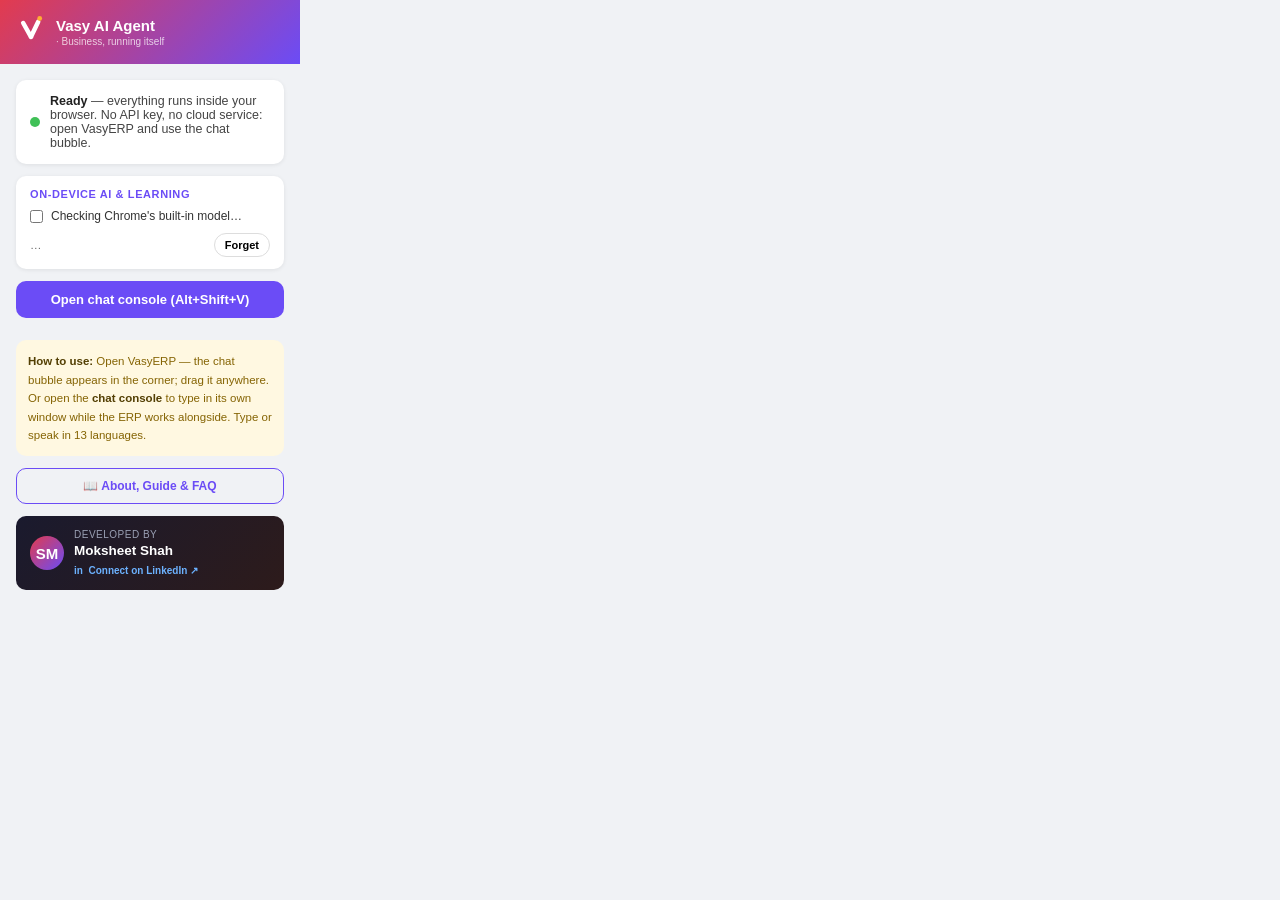
<file: extension/popup.html>
<!DOCTYPE html>
<!-- © 2026 Moksheet Shah. All rights reserved. Shared for viewing only — no copying, modification or redistribution without written permission. See LICENSE. -->
<html lang="en">
<head>
  <meta charset="UTF-8">
  <title>VasyERP AI Agent</title>
  <style>
    * { box-sizing: border-box; margin: 0; padding: 0; font-family: 'Segoe UI', Arial, sans-serif; }
    body { width: 300px; background: #f0f2f5; color: #1a1a2e; }

    .header {
      background: linear-gradient(135deg, #E23B4E 0%, #6B4CF6 100%);
      color: white; padding: 14px 16px;
      display: flex; align-items: center; gap: 10px;
    }
    .logo { font-size: 24px; }
    .header h2 { font-size: 15px; font-weight: 700; }
    .header p  { font-size: 10px; opacity: 0.75; margin-top: 2px; }

    .body { padding: 16px; display: flex; flex-direction: column; gap: 12px; }

    .status-card {
      background: white; border-radius: 10px; padding: 14px;
      box-shadow: 0 1px 4px rgba(0,0,0,0.08);
      display: flex; align-items: center; gap: 10px;
    }
    .status-dot { width: 10px; height: 10px; border-radius: 50%; background: #40c057; flex-shrink: 0; }
    .status-dot.inactive { background: #adb5bd; }
    .status-text { font-size: 12.5px; color: #444; }
    .status-text b { color: #222; }

    .ai-card {
      background: white; border-radius: 10px; padding: 12px 14px;
      box-shadow: 0 1px 4px rgba(0,0,0,0.08); display: grid; gap: 8px;
    }
    .ai-card h3 { margin: 0; font-size: 11px; font-weight: 700; letter-spacing: .6px; text-transform: uppercase; color: #6B4CF6; }
    .ai-row { display: flex; align-items: flex-start; gap: 8px; font-size: 12px; color: #333; line-height: 1.45; }
    .ai-row input { margin-top: 2px; accent-color: #6B4CF6; }
    .ai-btn { width: 100%; padding: 9px; border-radius: 8px; border: none; background: #1a1a2e; color: #fff; font-size: 12.5px; font-weight: 700; cursor: pointer; }
    .ai-btn[disabled] { opacity: .55; cursor: default; }
    .learn-row { display: flex; align-items: center; justify-content: space-between; gap: 8px; font-size: 11.5px; color: #666; }
    .learn-row button { padding: 5px 10px; border-radius: 999px; border: 1px solid #ddd; background: #fff; font-size: 11px; font-weight: 600; cursor: pointer; }
    .learn-row button[data-armed="1"] { border-color: #c92a2a; color: #c92a2a; }
    .learn-row button[disabled] { opacity: .45; cursor: default; }
    #learnDetails summary { font-size: 11.5px; color: #6B4CF6; font-weight: 600; cursor: pointer; }
    #learnList { list-style: none; margin: 6px 0 0; padding: 0; display: grid; gap: 4px; max-height: 160px; overflow-y: auto; }
    #learnList li { display: flex; align-items: flex-start; gap: 6px; font-size: 11px; color: #444; line-height: 1.35; }
    #learnList li span { flex: 1; min-width: 0; overflow-wrap: anywhere; }
    #learnList li small { display: block; color: #888; margin-top: 1px; }
    #learnList li button { flex: none; border: none; background: none; color: #999; font-size: 13px; line-height: 1; cursor: pointer; padding: 0 2px; }
    #learnList li button:hover { color: #c92a2a; }

    .info-card {
      background: #fff8e1; border-radius: 10px; padding: 12px;
      font-size: 11.5px; color: #856404; line-height: 1.6;
    }
    .info-card b { color: #533f03; }

    .credit-card {
      background: linear-gradient(135deg, #1a1a2e 0%, #2d1b1b 100%);
      border-radius: 10px; padding: 12px 14px;
      display: flex; align-items: center; gap: 10px;
      text-decoration: none; cursor: pointer;
      transition: transform 0.15s, box-shadow 0.15s;
    }
    .credit-card:hover {
      transform: translateY(-1px);
      box-shadow: 0 4px 14px rgba(0,0,0,0.3);
    }
    .credit-text .linkedin {
      font-size: 10px; color: #6cb2ff; margin-top: 3px; font-weight: 600;
    }
    .credit-avatar {
      width: 34px; height: 34px; border-radius: 50%;
      background: linear-gradient(135deg, #E23B4E, #6B4CF6);
      color: #fff; font-weight: 800; font-size: 15px;
      display: flex; align-items: center; justify-content: center; flex-shrink: 0;
    }
    .credit-text { line-height: 1.4; }
    .credit-text .made { font-size: 10px; color: #9aa0b4; text-transform: uppercase; letter-spacing: 0.5px; }
    .credit-text .name { font-size: 13.5px; color: #fff; font-weight: 700; }
  </style>
</head>
<body>
  <div class="header">
    <span class="logo"><svg viewBox="0 0 100 100" width="30" height="30"><path d="M24 30 L50 76" stroke="#fff" stroke-width="15" stroke-linecap="round" fill="none"/><path d="M50 76 L74 26" stroke="#fff" stroke-width="15" stroke-linecap="round" fill="none"/><circle cx="79" cy="15" r="8" fill="#FFAE33"/></svg></span>
    <div>
      <h2>Vasy AI Agent</h2>
      <p><span id="ver"></span> · Business, running itself</p>
    </div>
  </div>

  <div class="body">
    <div class="status-card">
      <div class="status-dot"></div>
      <div class="status-text"><b>Ready</b> — everything runs inside your browser. No API key, no cloud service: open VasyERP and use the chat bubble.</div>
    </div>

    <div class="ai-card">
      <h3>On-device AI &amp; learning</h3>
      <label class="ai-row"><input type="checkbox" id="aiOn"> <span id="aiStatus">Checking Chrome's built-in model…</span></label>
      <button class="ai-btn" id="aiDownload" hidden>Turn on on-device AI</button>
      <div class="learn-row"><span id="learnCount">…</span><button id="learnForget" type="button">Forget</button></div>
      <details id="learnDetails" hidden><summary>See what Vasy learned</summary><ul id="learnList"></ul></details>
    </div>

    <button id="openConsoleBtn" style="display:block;width:100%;padding:11px;border-radius:10px;border:none;background:#6B4CF6;color:#fff;font-size:13px;font-weight:700;cursor:pointer;margin-bottom:10px">Open chat console (Alt+Shift+V)</button>

    <div class="info-card">
      <b>How to use:</b> Open VasyERP — the chat bubble appears in the corner; drag it anywhere. Or open the <b>chat console</b> to type in its own window while the ERP works alongside. Type or speak in 13 languages.
    </div>

    <a href="landing.html" target="_blank" style="display:block;text-align:center;padding:10px;border-radius:10px;border:1.5px solid #6B4CF6;color:#6B4CF6;font-size:12px;font-weight:700;text-decoration:none">📖 About, Guide &amp; FAQ</a>

    <a class="credit-card" href="https://www.linkedin.com/in/moksheet-shah-14a30a21a/" target="_blank" rel="noopener" title="Connect on LinkedIn">
      <div class="credit-avatar">SM</div>
      <div class="credit-text">
        <div class="made">Developed by</div>
        <div class="name">Moksheet Shah</div>
        <div class="linkedin">in&nbsp; Connect on LinkedIn ↗</div>
      </div>
    </a>
  </div>

  <script src="popup.js"></script>
</body>
</html>
</file>
<file: extension/console.css>
/* © 2026 Moksheet Shah. All rights reserved. Shared for viewing only — no copying, modification or redistribution without written permission. See LICENSE. */
/* Vasy Console — a full-height command window that drives the ERP tab.
   Layout: header · conversation · chips · composer, one column (max 780px). */
:root {
  --accent: #6B4CF6; --accent-deep: #5438D6; --accent-soft: #EFEBFE;
  --ok: #16A34A; --ok-soft: #EFFBF4; --bad: #E23B4E; --bad-soft: #FDF0F1; --warn: #B7791F;
  --bg: #F7F5FB; --panel: #FFFFFF; --card: #FFFFFF; --text: #1B1730; --muted: #6F688F; --line: #E6E1F2;
  --shadow: rgba(27, 23, 48, .10);
  --font: 'Segoe UI', -apple-system, BlinkMacSystemFont, 'Plus Jakarta Sans', Arial, sans-serif;
  --mono: ui-monospace, 'SFMono-Regular', Consolas, monospace;
  color-scheme: light;
}
@media (prefers-color-scheme: dark) { :root:not([data-theme="light"]) {
  --accent: #8B70FF; --accent-deep: #6B4CF6; --accent-soft: #2C2450; --ok: #3ECF8E; --ok-soft: #1C2F27; --bad: #FF6B7C; --bad-soft: #35202A; --warn: #E6A64A;
  --bg: #14111F; --panel: #1A1626; --card: #221C36; --text: #F0EDF8; --muted: #A39BC2; --line: #2E2750; --shadow: rgba(0,0,0,.45); color-scheme: dark } }
:root[data-theme="dark"] {
  --accent: #8B70FF; --accent-deep: #6B4CF6; --accent-soft: #2C2450; --ok: #3ECF8E; --ok-soft: #1C2F27; --bad: #FF6B7C; --bad-soft: #35202A; --warn: #E6A64A;
  --bg: #14111F; --panel: #1A1626; --card: #221C36; --text: #F0EDF8; --muted: #A39BC2; --line: #2E2750; --shadow: rgba(0,0,0,.45); color-scheme: dark }

* { box-sizing: border-box; }
/* the components below set display, which would otherwise beat the hidden attribute */
[hidden] { display: none !important; }
html, body { height: 100%; margin: 0; }
body { background: var(--bg); color: var(--text); font: 14px/1.5 var(--font); }
.app { height: 100%; max-width: 780px; margin: 0 auto; display: flex; flex-direction: column; background: var(--panel); border-inline: 1px solid var(--line); }

.top { display: flex; align-items: center; justify-content: space-between; gap: 12px; padding: 12px 16px; border-bottom: 1px solid var(--line); }
.brand { display: flex; align-items: center; gap: 10px; min-width: 0; }
h1 { font-size: 15px; margin: 0; letter-spacing: -.01em; }
.conn { display: flex; align-items: center; gap: 6px; font-size: 12px; color: var(--muted); min-width: 0; }
.conn span:last-child { overflow: hidden; text-overflow: ellipsis; white-space: nowrap; }
.dot { width: 8px; height: 8px; border-radius: 50%; background: var(--muted); flex-shrink: 0; }
.dot.on { background: var(--ok); } .dot.busy { background: var(--warn); animation: pulse 1s infinite; } .dot.off { background: var(--bad); }
@keyframes pulse { 50% { opacity: .4; } }
.top-actions { display: flex; gap: 2px; flex-shrink: 0; }
.icon-btn { width: 34px; height: 34px; border-radius: 9px; border: none; background: transparent; color: var(--muted); display: inline-flex; align-items: center; justify-content: center; cursor: pointer; }
.icon-btn:hover { background: var(--accent-soft); color: var(--accent); }
.icon-btn[aria-pressed="true"] { color: var(--accent); background: var(--accent-soft); }
button:focus-visible, select:focus-visible, textarea:focus-visible { outline: 2px solid var(--accent); outline-offset: 2px; }

.banner { display: flex; align-items: center; justify-content: space-between; gap: 12px; flex-wrap: wrap; margin: 12px 16px 0; padding: 12px 14px; border-radius: 12px; background: var(--accent-soft); font-size: 13px; }
.banner > div { display: grid; gap: 2px; min-width: 0; }
.btn { font: 600 13px var(--font); border: none; background: var(--accent); color: #fff; padding: 8px 14px; border-radius: 9px; cursor: pointer; }
.btn:hover { background: var(--accent-deep); }

.log { flex: 1 1 auto; min-height: 0; overflow-y: auto; padding: 16px; display: flex; flex-direction: column; gap: 10px; background: var(--bg); }
.msg { max-width: 86%; padding: 10px 13px; border-radius: 14px; font-size: 13.5px; line-height: 1.5; overflow-wrap: anywhere; position: relative; }
.msg.user { align-self: flex-end; background: var(--accent); color: #fff; border-bottom-right-radius: 4px; }
.msg.bot { align-self: flex-start; background: var(--card); border: 1px solid var(--line); border-bottom-left-radius: 4px; }
.msg.ok { border-left: 3px solid var(--ok); background: var(--ok-soft); }
.msg.bad { border-left: 3px solid var(--bad); background: var(--bad-soft); }
.msg.sys { align-self: center; max-width: 100%; background: none; color: var(--muted); font-size: 12px; padding: 2px 8px; text-align: center; }
.msg small { font-size: 12px; }
.msg .meta { display: block; margin-top: 4px; font-size: 10.5px; opacity: .6; }
.msg code { font-family: var(--mono); font-size: 12px; }
.msg a { color: inherit; }
.quick { display: flex; flex-wrap: wrap; gap: 6px; margin-top: 8px; }
.quick button { font: 600 12px var(--font); padding: 5px 12px; border-radius: 16px; border: 1px solid var(--accent); background: transparent; color: var(--accent); cursor: pointer; }
.quick button:hover { background: var(--accent); color: #fff; }
.typing { align-self: flex-start; display: flex; gap: 4px; padding: 12px 14px; border-radius: 14px; background: var(--card); border: 1px solid var(--line); }
.typing i { width: 6px; height: 6px; border-radius: 50%; background: var(--muted); animation: blink 1.2s infinite; }
.typing i:nth-child(2) { animation-delay: .2s; } .typing i:nth-child(3) { animation-delay: .4s; }
@keyframes blink { 0%, 80%, 100% { opacity: .25; } 40% { opacity: 1; } }
.empty { margin: auto; text-align: center; color: var(--muted); max-width: 42ch; font-size: 13px; }
.empty b { color: var(--text); display: block; font-size: 15px; margin-bottom: 4px; }

.chips { display: flex; gap: 6px; overflow-x: auto; -webkit-mask-image: linear-gradient(90deg, #000 90%, transparent); mask-image: linear-gradient(90deg, #000 90%, transparent); padding: 8px 16px; border-top: 1px solid var(--line); scrollbar-width: none; flex-shrink: 0; }
.chips::-webkit-scrollbar { display: none; }
.chip { font: 600 12px var(--font); white-space: nowrap; padding: 6px 12px; border-radius: 16px; border: 1px solid var(--line); background: var(--card); color: var(--accent); cursor: pointer; }
.chip:hover { border-color: var(--accent); }

.composer { padding: 10px 16px 12px; border-top: 1px solid var(--line); flex-shrink: 0; display: grid; gap: 6px; }
.row { display: flex; align-items: flex-end; gap: 8px; }
.round { width: 40px; height: 40px; border-radius: 50%; border: 1px solid var(--line); background: var(--card); color: var(--muted); display: inline-flex; align-items: center; justify-content: center; cursor: pointer; flex-shrink: 0; }
.round:hover { color: var(--accent); border-color: var(--accent); }
.round.live { background: var(--accent); border-color: var(--accent); color: #fff; animation: pulse 1.2s infinite; }
.round.send { background: var(--accent); border-color: var(--accent); color: #fff; }
.round.send:disabled { opacity: .4; cursor: not-allowed; }
select { height: 40px; width: 116px; border-radius: 10px; border: 1px solid var(--line); background: var(--card); color: var(--text); font: 12.5px var(--font); padding: 0 6px; flex-shrink: 0; }
textarea { flex: 1; min-width: 0; resize: none; overflow-y: hidden; max-height: 140px; min-height: 40px; padding: 10px 14px; border-radius: 20px; border: 1px solid var(--line); background: var(--card); color: var(--text); font: 13.5px/1.4 var(--font); }
textarea:focus { border-color: var(--accent); outline: none; }
.hint { display: flex; justify-content: space-between; gap: 10px; flex-wrap: wrap; font-size: 11.5px; color: var(--muted); }
/* Tab completion: "Tab  create purchase order for Sharma Textiles" under the box */
.complete { display: flex; align-items: center; gap: 8px; min-width: 0; font-size: 12.5px; color: var(--muted); padding: 0 4px; }
.complete[hidden] { display: none; }
.complete kbd { flex: none; font: 600 10.5px/1 inherit; padding: 3px 6px; border-radius: 5px; border: 1px solid var(--line); background: var(--card); color: var(--text); }
.complete span { min-width: 0; overflow: hidden; text-overflow: ellipsis; white-space: nowrap; }
.complete b { color: var(--text); font-weight: 600; }
.hf { display: inline-flex; align-items: center; gap: 6px; cursor: pointer; }
.hf input { accent-color: var(--accent); }
.voice-line { display: flex; align-items: center; gap: 10px; font-size: 12.5px; color: var(--accent); }
.wave { display: inline-flex; gap: 3px; align-items: center; height: 16px; }
.wave i { width: 3px; height: 6px; background: var(--accent); border-radius: 2px; animation: wave 0.9s infinite ease-in-out; }
.wave i:nth-child(2) { animation-delay: .1s; } .wave i:nth-child(3) { animation-delay: .2s; } .wave i:nth-child(4) { animation-delay: .3s; }
@keyframes wave { 50% { height: 16px; } }

@media (max-width: 520px) { select { max-width: 64px; } .msg { max-width: 94%; } }
@media (prefers-reduced-motion: reduce) { *, *::before, *::after { animation: none !important; transition: none !important; } }

.banner.warn { background: color-mix(in srgb, var(--warn) 16%, var(--panel)); }
.msg .src { display: inline-block; font-size: 10.5px; font-weight: 600; padding: 1px 6px; margin: 0 6px 4px 0; border-radius: 6px; background: var(--accent-soft); color: var(--accent); vertical-align: 1px; }
</file>
